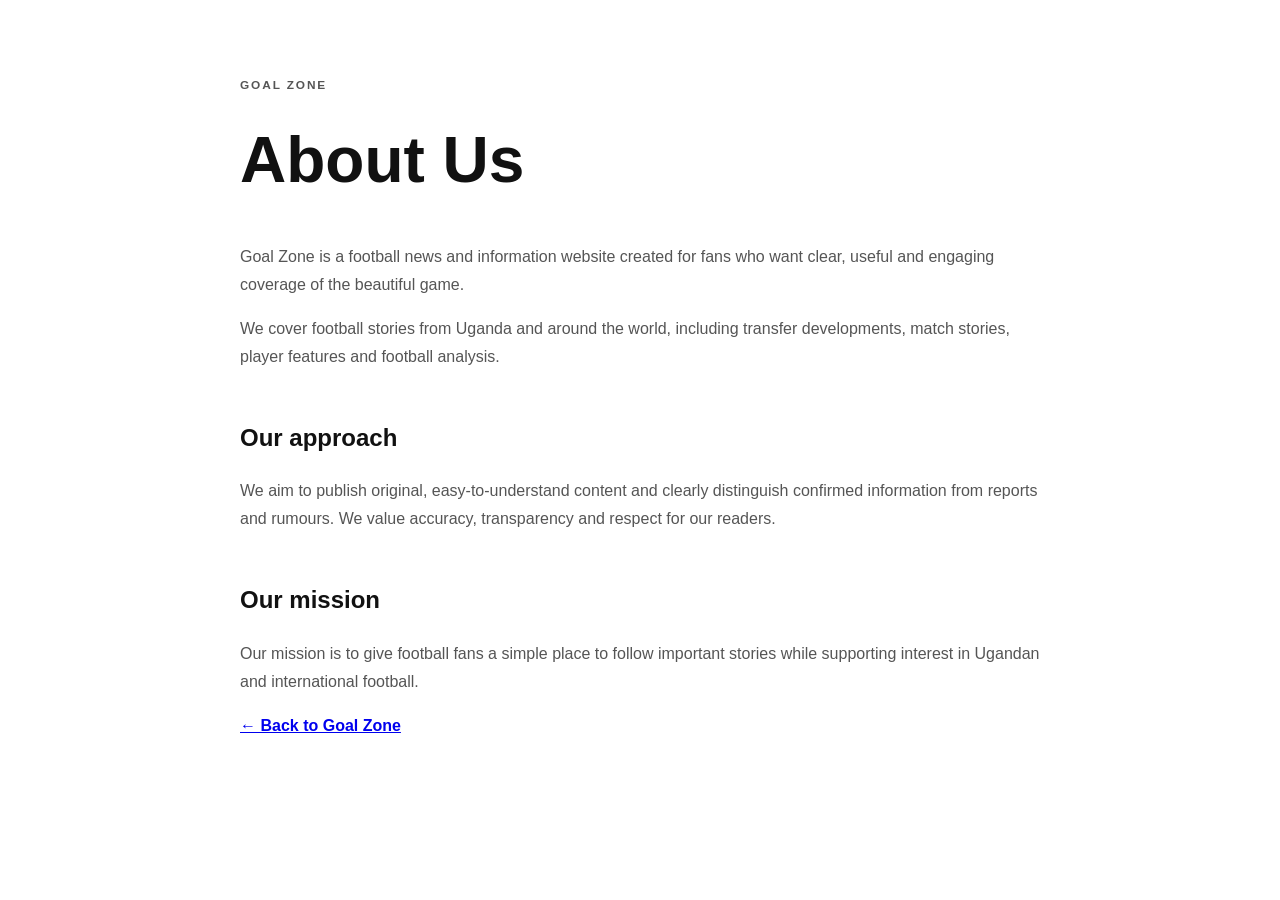
<file: about.html>
<!doctype html><html lang="en"><head><meta charset="utf-8"><meta name="viewport" content="width=device-width,initial-scale=1"><title>About Us | Goal Zone</title><meta name="description" content="Learn about Goal Zone, an independent football news website covering Uganda and international football."><link rel="stylesheet" href="style.css"></head><body><main class="container page-content"><p class="eyebrow">GOAL ZONE</p><h1>About Us</h1><p>Goal Zone is a football news and information website created for fans who want clear, useful and engaging coverage of the beautiful game.</p><p>We cover football stories from Uganda and around the world, including transfer developments, match stories, player features and football analysis.</p><h2>Our approach</h2><p>We aim to publish original, easy-to-understand content and clearly distinguish confirmed information from reports and rumours. We value accuracy, transparency and respect for our readers.</p><h2>Our mission</h2><p>Our mission is to give football fans a simple place to follow important stories while supporting interest in Ugandan and international football.</p><p><a href="index.html">← Back to Goal Zone</a></p></main></body></html>
</file>
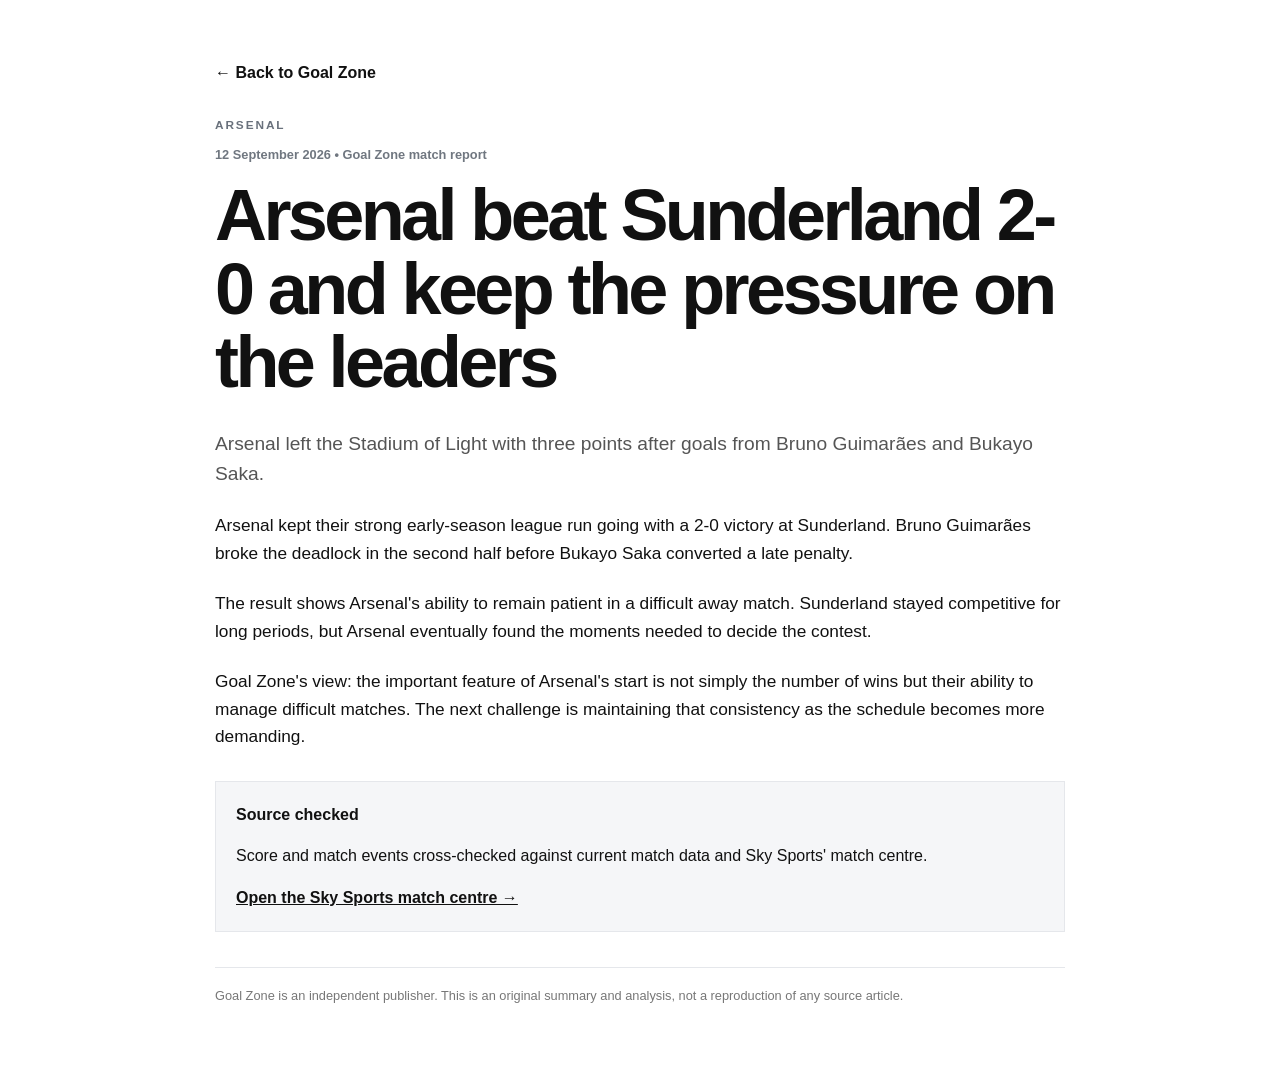
<file: article-arsenal-sunderland.html>
<!doctype html><html lang="en"><head><meta charset="utf-8"><meta name="viewport" content="width=device-width,initial-scale=1"><title>Sunderland 0-2 Arsenal: Gunners keep winning start | Goal Zone</title><meta name="description" content="Goal Zone's original summary of Arsenal's 2-0 Premier League victory over Sunderland on 12 September 2026."><link rel="stylesheet" href="style.css"></head><body><main class="container article-page"><a class="back-link" href="index.html">← Back to Goal Zone</a><p class="eyebrow" style="margin-top:30px">ARSENAL</p><div class="article-meta">12 September 2026 • Goal Zone match report</div><h1>Arsenal beat Sunderland 2-0 and keep the pressure on the leaders</h1><p class="dek">Arsenal left the Stadium of Light with three points after goals from Bruno Guimarães and Bukayo Saka.</p><div class="story-body"><p>Arsenal kept their strong early-season league run going with a 2-0 victory at Sunderland. Bruno Guimarães broke the deadlock in the second half before Bukayo Saka converted a late penalty.</p><p>The result shows Arsenal's ability to remain patient in a difficult away match. Sunderland stayed competitive for long periods, but Arsenal eventually found the moments needed to decide the contest.</p><p>Goal Zone's view: the important feature of Arsenal's start is not simply the number of wins but their ability to manage difficult matches. The next challenge is maintaining that consistency as the schedule becomes more demanding.</p></div><div class="source-box"><strong>Source checked</strong><p>Score and match events cross-checked against current match data and Sky Sports' match centre.</p><a href="https://www.skysports.com/football/sunderland-vs-arsenal/559482" target="_blank" rel="noopener">Open the Sky Sports match centre →</a></div><p class="article-disclaimer">Goal Zone is an independent publisher. This is an original summary and analysis, not a reproduction of any source article.</p></main></body></html>
</file>
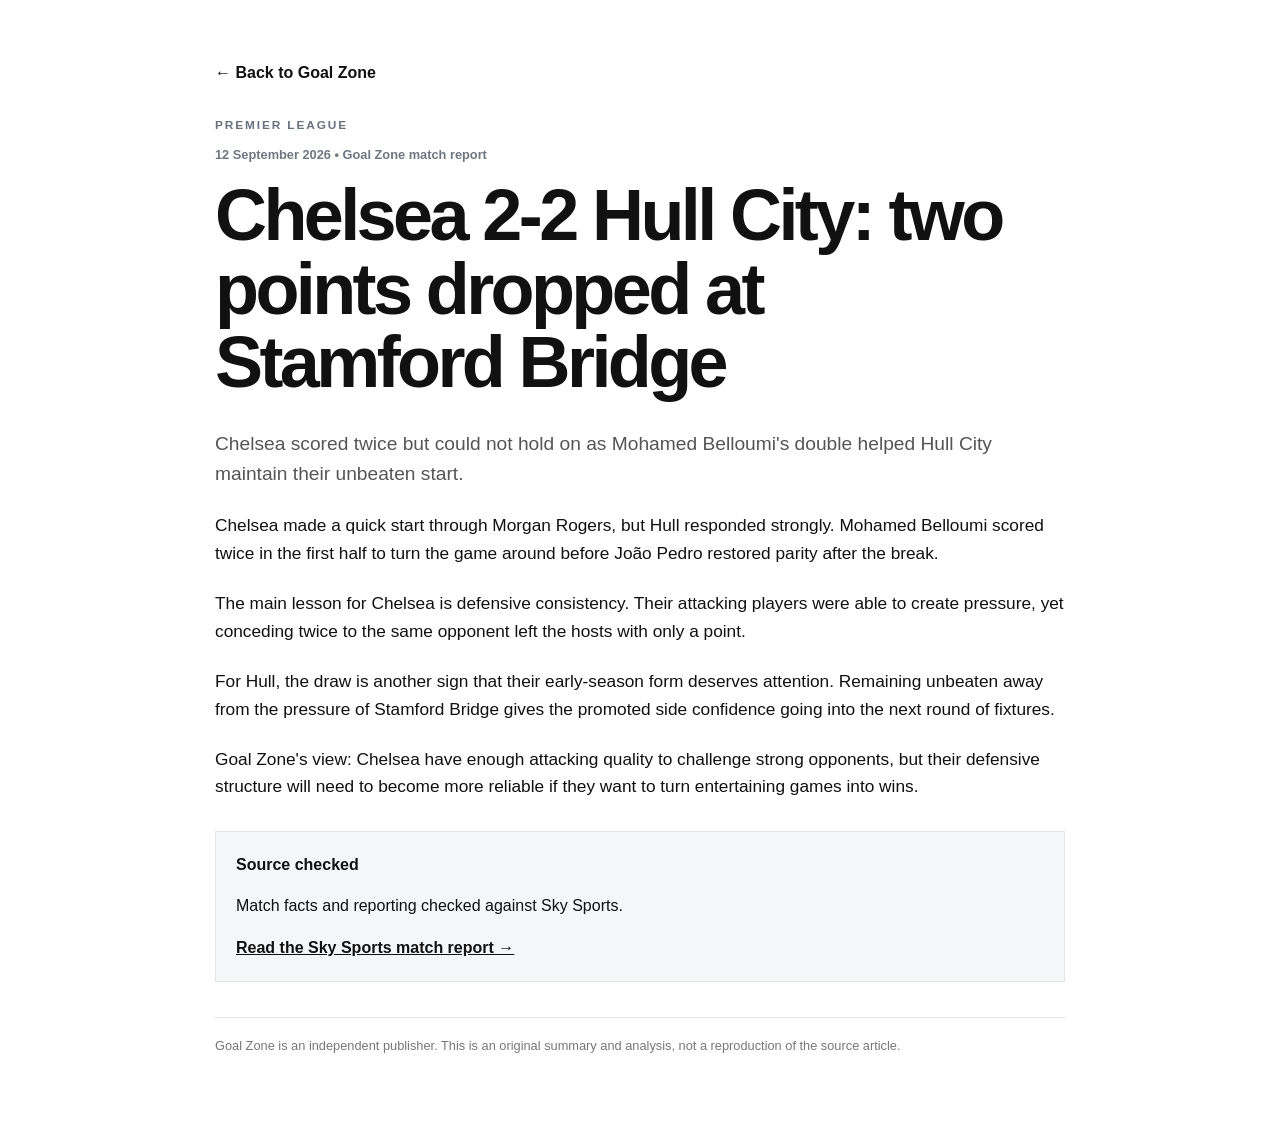
<file: article-chelsea-hull.html>
<!doctype html><html lang="en"><head><meta charset="utf-8"><meta name="viewport" content="width=device-width,initial-scale=1"><title>Chelsea 2-2 Hull City: What the draw means | Goal Zone</title><meta name="description" content="Goal Zone's original summary and analysis of Chelsea's 2-2 Premier League draw with Hull City on 12 September 2026."><link rel="stylesheet" href="style.css"></head><body><main class="container article-page"><a class="back-link" href="index.html">← Back to Goal Zone</a><p class="eyebrow" style="margin-top:30px">PREMIER LEAGUE</p><div class="article-meta">12 September 2026 • Goal Zone match report</div><h1>Chelsea 2-2 Hull City: two points dropped at Stamford Bridge</h1><p class="dek">Chelsea scored twice but could not hold on as Mohamed Belloumi's double helped Hull City maintain their unbeaten start.</p><div class="story-body"><p>Chelsea made a quick start through Morgan Rogers, but Hull responded strongly. Mohamed Belloumi scored twice in the first half to turn the game around before João Pedro restored parity after the break.</p><p>The main lesson for Chelsea is defensive consistency. Their attacking players were able to create pressure, yet conceding twice to the same opponent left the hosts with only a point.</p><p>For Hull, the draw is another sign that their early-season form deserves attention. Remaining unbeaten away from the pressure of Stamford Bridge gives the promoted side confidence going into the next round of fixtures.</p><p>Goal Zone's view: Chelsea have enough attacking quality to challenge strong opponents, but their defensive structure will need to become more reliable if they want to turn entertaining games into wins.</p></div><div class="source-box"><strong>Source checked</strong><p>Match facts and reporting checked against Sky Sports.</p><a href="https://www.skysports.com/football/chelsea-vs-hull-city/report/559476" target="_blank" rel="noopener">Read the Sky Sports match report →</a></div><p class="article-disclaimer">Goal Zone is an independent publisher. This is an original summary and analysis, not a reproduction of the source article.</p></main></body></html>
</file>
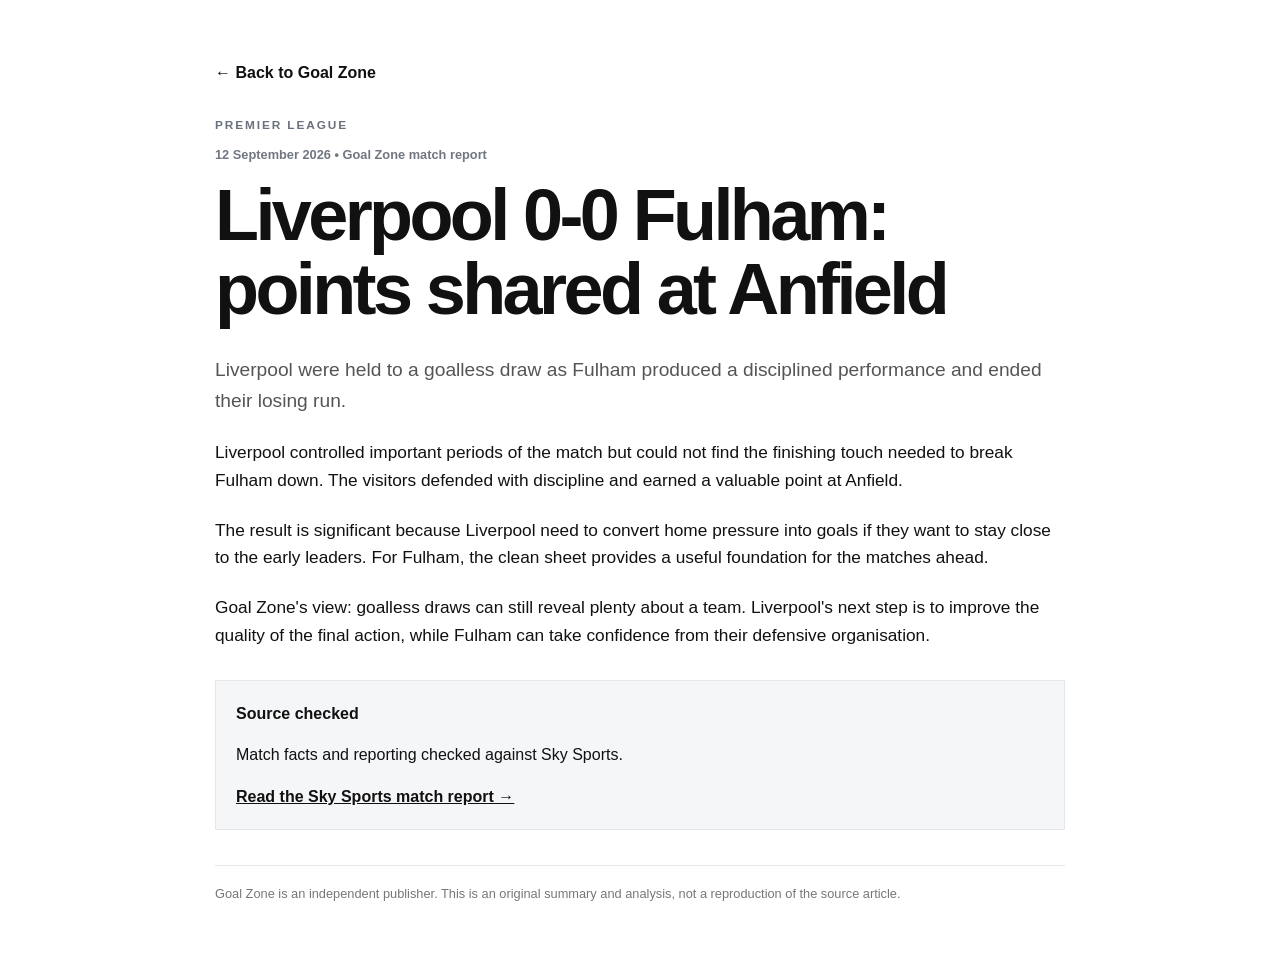
<file: article-liverpool-fulham.html>
<!doctype html><html lang="en"><head><meta charset="utf-8"><meta name="viewport" content="width=device-width,initial-scale=1"><title>Liverpool 0-0 Fulham: Anfield stalemate | Goal Zone</title><meta name="description" content="Goal Zone's original summary and analysis of Liverpool's 0-0 Premier League draw with Fulham on 12 September 2026."><link rel="stylesheet" href="style.css"></head><body><main class="container article-page"><a class="back-link" href="index.html">← Back to Goal Zone</a><p class="eyebrow" style="margin-top:30px">PREMIER LEAGUE</p><div class="article-meta">12 September 2026 • Goal Zone match report</div><h1>Liverpool 0-0 Fulham: points shared at Anfield</h1><p class="dek">Liverpool were held to a goalless draw as Fulham produced a disciplined performance and ended their losing run.</p><div class="story-body"><p>Liverpool controlled important periods of the match but could not find the finishing touch needed to break Fulham down. The visitors defended with discipline and earned a valuable point at Anfield.</p><p>The result is significant because Liverpool need to convert home pressure into goals if they want to stay close to the early leaders. For Fulham, the clean sheet provides a useful foundation for the matches ahead.</p><p>Goal Zone's view: goalless draws can still reveal plenty about a team. Liverpool's next step is to improve the quality of the final action, while Fulham can take confidence from their defensive organisation.</p></div><div class="source-box"><strong>Source checked</strong><p>Match facts and reporting checked against Sky Sports.</p><a href="https://www.skysports.com/football/liverpool-vs-fulham/report/559480" target="_blank" rel="noopener">Read the Sky Sports match report →</a></div><p class="article-disclaimer">Goal Zone is an independent publisher. This is an original summary and analysis, not a reproduction of the source article.</p></main></body></html>
</file>
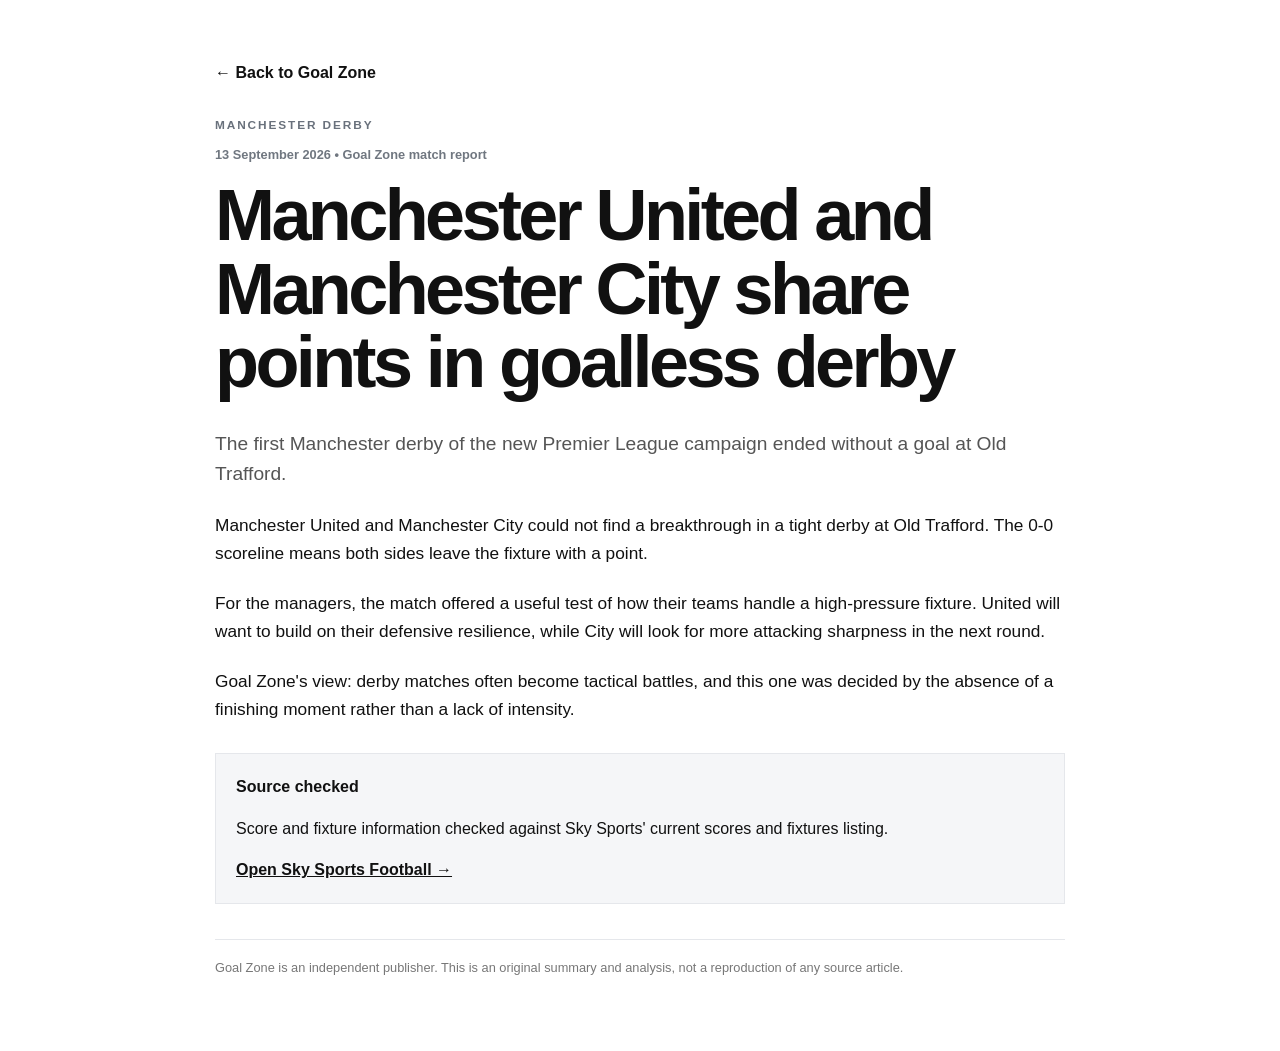
<file: article-manchester-derby.html>
<!doctype html><html lang="en"><head><meta charset="utf-8"><meta name="viewport" content="width=device-width,initial-scale=1"><title>Manchester derby ends 0-0 | Goal Zone</title><meta name="description" content="Goal Zone's original summary of the goalless Manchester derby between Manchester United and Manchester City on 13 September 2026."><link rel="stylesheet" href="style.css"></head><body><main class="container article-page"><a class="back-link" href="index.html">← Back to Goal Zone</a><p class="eyebrow" style="margin-top:30px">MANCHESTER DERBY</p><div class="article-meta">13 September 2026 • Goal Zone match report</div><h1>Manchester United and Manchester City share points in goalless derby</h1><p class="dek">The first Manchester derby of the new Premier League campaign ended without a goal at Old Trafford.</p><div class="story-body"><p>Manchester United and Manchester City could not find a breakthrough in a tight derby at Old Trafford. The 0-0 scoreline means both sides leave the fixture with a point.</p><p>For the managers, the match offered a useful test of how their teams handle a high-pressure fixture. United will want to build on their defensive resilience, while City will look for more attacking sharpness in the next round.</p><p>Goal Zone's view: derby matches often become tactical battles, and this one was decided by the absence of a finishing moment rather than a lack of intensity.</p></div><div class="source-box"><strong>Source checked</strong><p>Score and fixture information checked against Sky Sports' current scores and fixtures listing.</p><a href="https://www.skysports.com/football" target="_blank" rel="noopener">Open Sky Sports Football →</a></div><p class="article-disclaimer">Goal Zone is an independent publisher. This is an original summary and analysis, not a reproduction of any source article.</p></main></body></html>
</file>
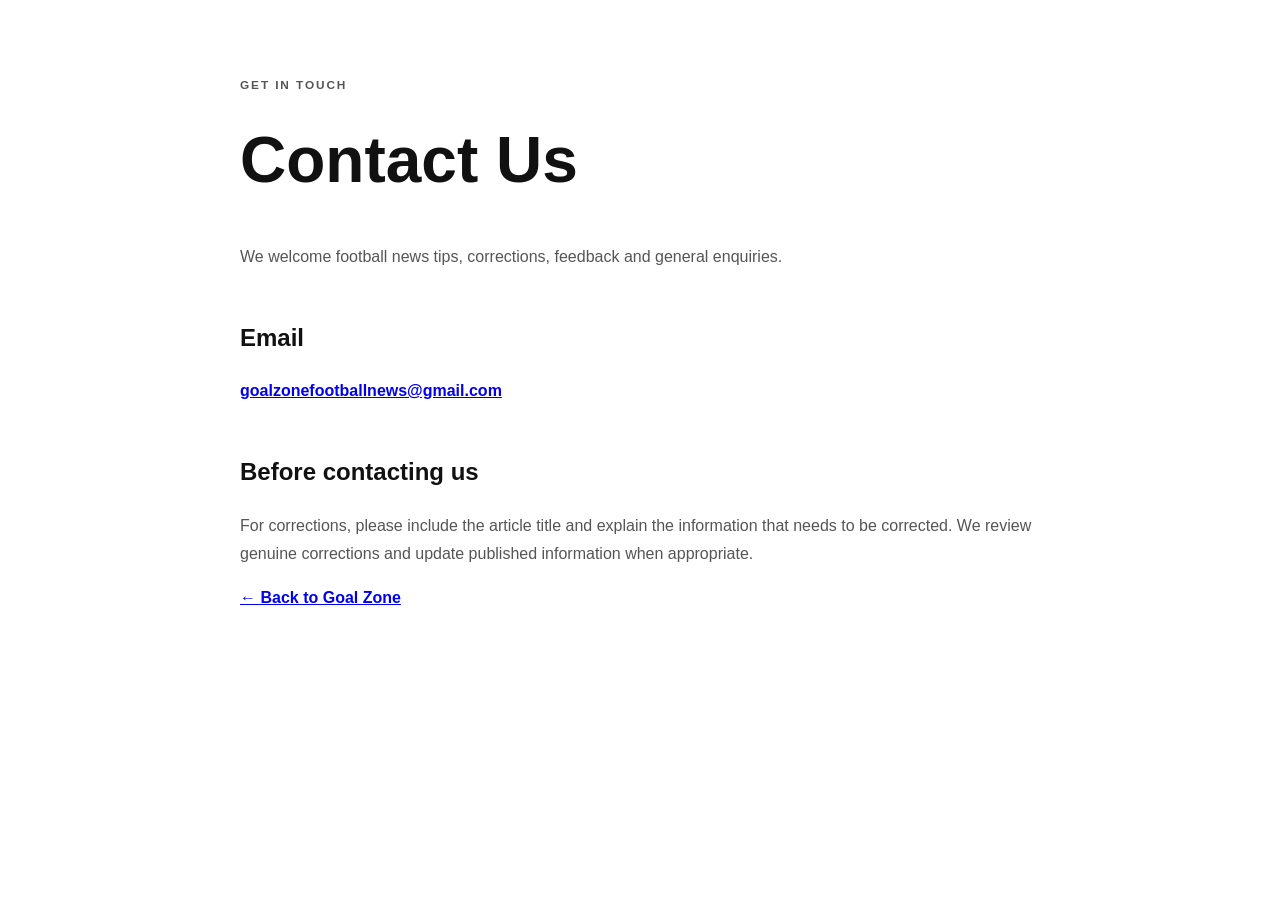
<file: contact.html>
<!doctype html><html lang="en"><head><meta charset="utf-8"><meta name="viewport" content="width=device-width,initial-scale=1"><title>Contact Us | Goal Zone</title><meta name="description" content="Contact Goal Zone about football news, corrections, feedback and general enquiries."><link rel="stylesheet" href="style.css"></head><body><main class="container page-content"><p class="eyebrow">GET IN TOUCH</p><h1>Contact Us</h1><p>We welcome football news tips, corrections, feedback and general enquiries.</p><h2>Email</h2><p><a href="mailto:goalzonefootballnews@gmail.com">goalzonefootballnews@gmail.com</a></p><h2>Before contacting us</h2><p>For corrections, please include the article title and explain the information that needs to be corrected. We review genuine corrections and update published information when appropriate.</p><p><a href="index.html">← Back to Goal Zone</a></p></main></body></html>
</file>
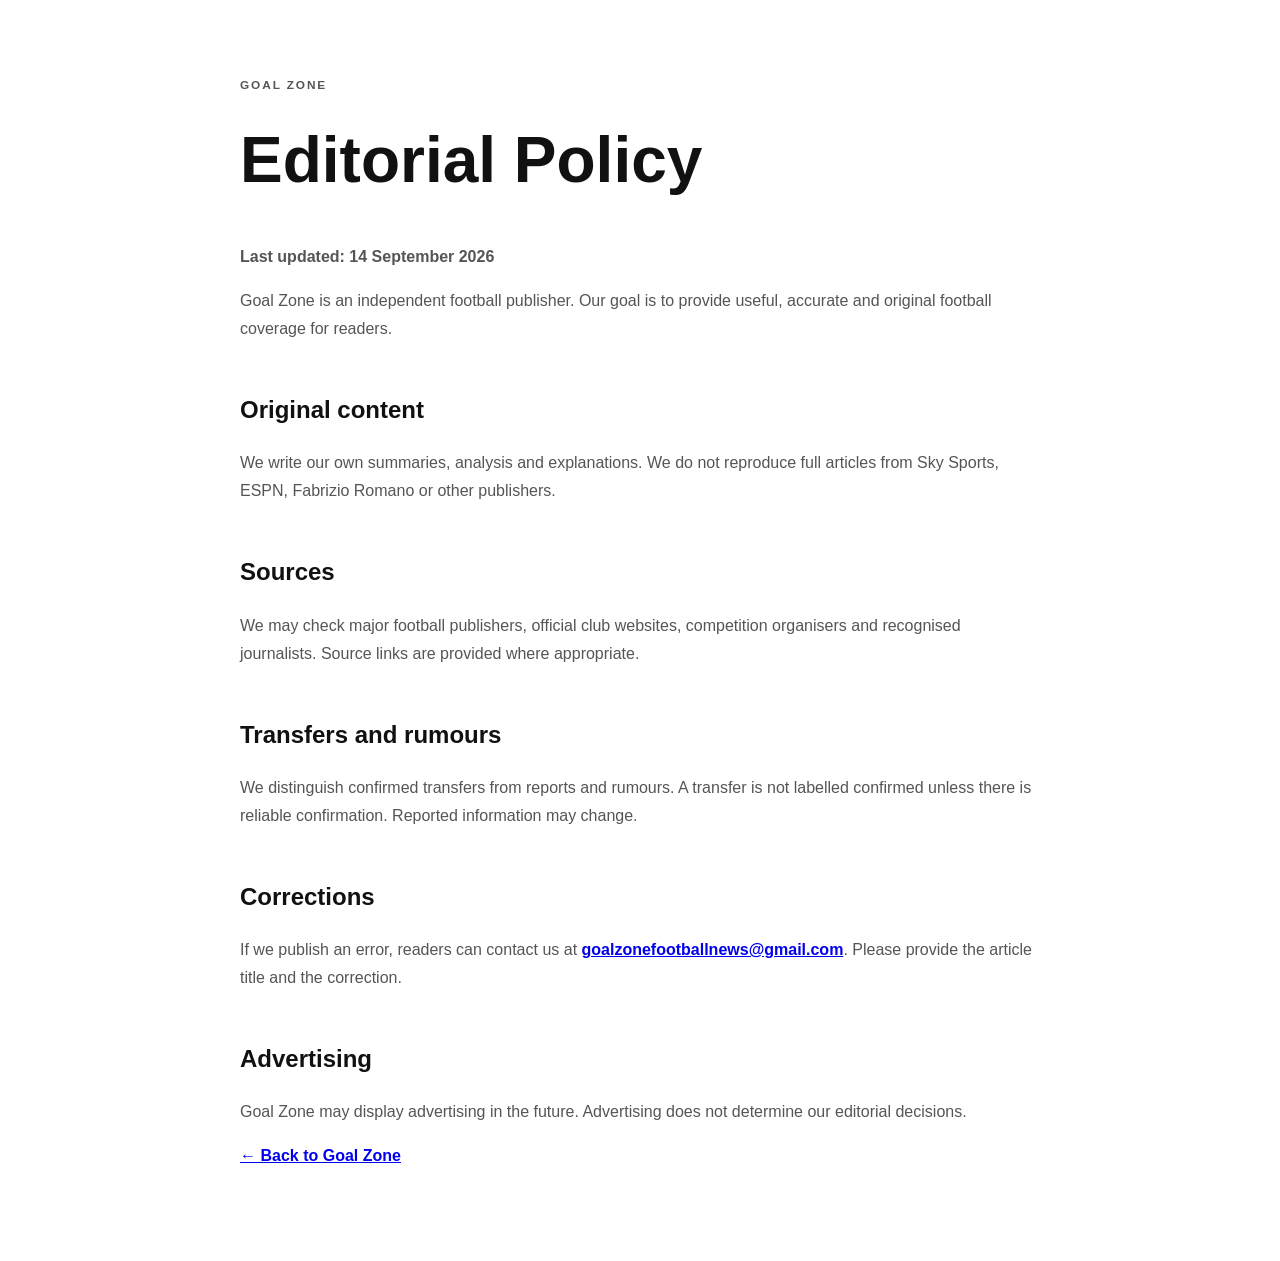
<file: editorial-policy.html>
<!doctype html><html lang="en"><head><meta charset="utf-8"><meta name="viewport" content="width=device-width,initial-scale=1"><title>Editorial Policy | Goal Zone</title><meta name="description" content="Goal Zone editorial policy covering accuracy, sources, corrections, transfers, rumours and original content."><link rel="stylesheet" href="style.css"></head><body><main class="container page-content"><p class="eyebrow">GOAL ZONE</p><h1>Editorial Policy</h1><p><strong>Last updated: 14 September 2026</strong></p><p>Goal Zone is an independent football publisher. Our goal is to provide useful, accurate and original football coverage for readers.</p><h2>Original content</h2><p>We write our own summaries, analysis and explanations. We do not reproduce full articles from Sky Sports, ESPN, Fabrizio Romano or other publishers.</p><h2>Sources</h2><p>We may check major football publishers, official club websites, competition organisers and recognised journalists. Source links are provided where appropriate.</p><h2>Transfers and rumours</h2><p>We distinguish confirmed transfers from reports and rumours. A transfer is not labelled confirmed unless there is reliable confirmation. Reported information may change.</p><h2>Corrections</h2><p>If we publish an error, readers can contact us at <a href="mailto:goalzonefootballnews@gmail.com">goalzonefootballnews@gmail.com</a>. Please provide the article title and the correction.</p><h2>Advertising</h2><p>Goal Zone may display advertising in the future. Advertising does not determine our editorial decisions.</p><p><a href="index.html">← Back to Goal Zone</a></p></main></body></html>
</file>
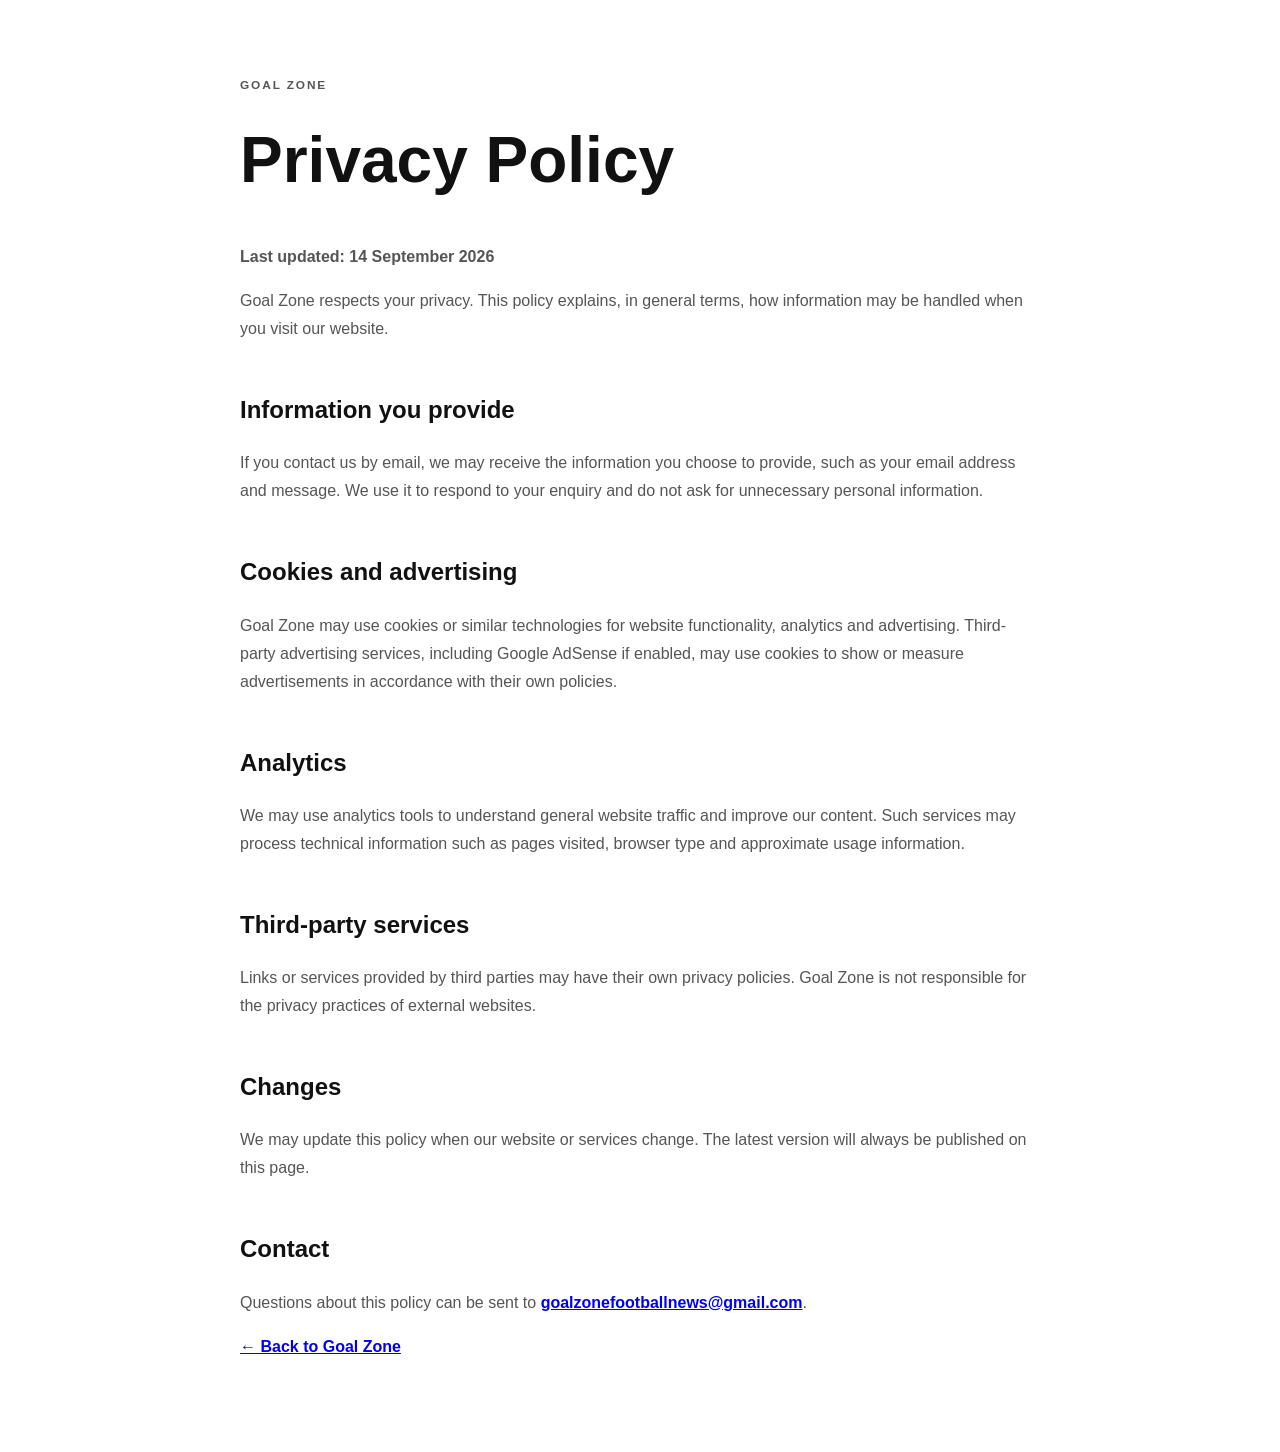
<file: privacy-policy.html>
<!doctype html><html lang="en"><head><meta charset="utf-8"><meta name="viewport" content="width=device-width,initial-scale=1"><title>Privacy Policy | Goal Zone</title><meta name="description" content="Goal Zone privacy policy explaining how website information and visitor data may be handled."><link rel="stylesheet" href="style.css"></head><body><main class="container page-content"><p class="eyebrow">GOAL ZONE</p><h1>Privacy Policy</h1><p><strong>Last updated: 14 September 2026</strong></p><p>Goal Zone respects your privacy. This policy explains, in general terms, how information may be handled when you visit our website.</p><h2>Information you provide</h2><p>If you contact us by email, we may receive the information you choose to provide, such as your email address and message. We use it to respond to your enquiry and do not ask for unnecessary personal information.</p><h2>Cookies and advertising</h2><p>Goal Zone may use cookies or similar technologies for website functionality, analytics and advertising. Third-party advertising services, including Google AdSense if enabled, may use cookies to show or measure advertisements in accordance with their own policies.</p><h2>Analytics</h2><p>We may use analytics tools to understand general website traffic and improve our content. Such services may process technical information such as pages visited, browser type and approximate usage information.</p><h2>Third-party services</h2><p>Links or services provided by third parties may have their own privacy policies. Goal Zone is not responsible for the privacy practices of external websites.</p><h2>Changes</h2><p>We may update this policy when our website or services change. The latest version will always be published on this page.</p><h2>Contact</h2><p>Questions about this policy can be sent to <a href="mailto:goalzonefootballnews@gmail.com">goalzonefootballnews@gmail.com</a>.</p><p><a href="index.html">← Back to Goal Zone</a></p></main></body></html>
</file>
<file: style.css>
:root{--ink:#111;--muted:#68707a;--line:#e5e7eb;--paper:#fff;--soft:#f5f6f8;--accent:#d8ff3e;--dark:#101214}*{box-sizing:border-box}html{scroll-behavior:smooth}body{margin:0;font-family:Arial,Helvetica,sans-serif;color:var(--ink);background:var(--paper);line-height:1.6}.container{width:min(1120px,92%);margin:auto}.top{position:sticky;top:0;z-index:10;background:rgba(255,255,255,.96);border-bottom:1px solid var(--line)}.nav{min-height:72px;display:flex;align-items:center;justify-content:space-between;gap:20px}.logo{font-size:1.25rem;font-weight:900;letter-spacing:-.04em;color:#111;text-decoration:none}.logo span{background:var(--accent);padding:2px 5px;margin-right:3px}.nav nav{display:flex;gap:20px}.nav nav a,footer a{color:#333;text-decoration:none;font-weight:700;font-size:.9rem}.nav nav a:hover,footer a:hover{text-decoration:underline}.menu{display:none;border:0;background:none;font-size:1.6rem}.breaking{background:#111;color:#fff}.breaking-inner{display:flex;gap:18px;align-items:center;padding:10px 0;font-size:.88rem}.breaking strong{background:var(--accent);color:#111;padding:2px 8px}.breaking p{margin:0}.hero{display:grid;grid-template-columns:1.4fr .6fr;gap:50px;padding:78px 0 70px;align-items:center}.eyebrow{font-size:.74rem;letter-spacing:.16em;font-weight:900;color:#69717c;margin:0 0 10px}.hero h1{font-size:clamp(3rem,7vw,6rem);line-height:.92;letter-spacing:-.07em;margin:0 0 25px}.hero h1 span{background:var(--accent);padding:0 8px}.lead{font-size:1.18rem;max-width:650px;color:#4f5660}.hero-buttons{display:flex;gap:12px;flex-wrap:wrap;margin-top:25px}.btn{display:inline-block;padding:12px 18px;border-radius:5px;text-decoration:none;font-weight:800}.primary{background:#111;color:#fff}.secondary{border:1px solid #111;color:#111}.hero-card{background:#eef0f2;min-height:330px;padding:35px;display:flex;flex-direction:column;justify-content:center;align-items:center;text-align:center}.hero-card .ball{font-size:5rem}.hero-card p{font-weight:900;letter-spacing:.14em}.hero-card strong{font-size:1.5rem}.hero-card small{color:var(--muted)}.section{padding:70px 0}.section.alt{background:var(--soft)}.section-head{display:flex;justify-content:space-between;align-items:end;margin-bottom:25px}.section-head h2,.about h2{font-size:clamp(2rem,4vw,3.2rem);letter-spacing:-.05em;margin:0}.news-grid,.three-col{display:grid;grid-template-columns:repeat(3,1fr);gap:20px}.news,.info-card,.content-card,.article-list article{border:1px solid var(--line);background:#fff}.news-body,.info-card,.content-card,.article-list article{padding:22px}.news h3,.info-card h3,.article-list h3{margin:8px 0;font-size:1.3rem;line-height:1.2}.news p,.info-card p,.article-list p,.content-card p{color:#59616c}.news span{font-size:.8rem;color:#777}.tag{position:absolute;margin:12px;background:var(--accent);font-weight:900;font-size:.7rem;padding:3px 7px}.fake-image{height:170px;display:flex;align-items:center;justify-content:center;font-size:4rem;background:#dfe3e7}.transfer{font-size:4rem}.match{font-size:3rem;font-weight:900}.dark-section{background:var(--dark);color:#fff;padding:70px 0}.light .eyebrow{color:#c2c7cc}.light h2{color:#fff}.transfer-list{border-top:1px solid #3b3e42}.transfer-list div{display:grid;grid-template-columns:70px 1fr 1.5fr;gap:20px;padding:20px 0;border-bottom:1px solid #3b3e42;align-items:center}.transfer-list b{font-size:1.2rem;color:var(--accent)}.transfer-list span{font-size:1.1rem;font-weight:800}.transfer-list small{color:#b9bec5}.article-list{display:grid;grid-template-columns:repeat(3,1fr);gap:20px}.about{background:#111;color:#fff;padding:70px 0}.about-inner{display:grid;grid-template-columns:1fr 1fr;gap:60px;align-items:center}.about h2{color:#fff}.about p{color:#d3d6da;font-size:1.05rem}.footer-inner{min-height:100px;display:flex;align-items:center;justify-content:space-between;gap:20px}.footer-inner p{color:#777;font-size:.85rem}.footer-inner div{display:flex;gap:14px}.content-card{max-width:900px}.news.featured{box-shadow:0 10px 30px rgba(0,0,0,.06)}@media(max-width:800px){.nav nav{display:none;position:absolute;top:72px;left:0;right:0;background:#fff;border-bottom:1px solid var(--line);padding:15px 4%;flex-direction:column}.nav nav.open{display:flex}.menu{display:block}.hero{grid-template-columns:1fr;padding-top:55px}.news-grid,.three-col,.article-list,.about-inner{grid-template-columns:1fr}.transfer-list div{grid-template-columns:45px 1fr}.transfer-list small{grid-column:2}.footer-inner{flex-direction:column;justify-content:center;padding:25px 0;text-align:center}.breaking-inner{align-items:flex-start;flex-direction:column;gap:5px}}

/* Transfer Centre */
.deadline{font-size:.72rem;font-weight:900;letter-spacing:.08em;border:1px solid #3b3e42;padding:7px 10px;color:#d8ff3e}
.transfer-tabs{display:flex;gap:8px;flex-wrap:wrap;margin:0 0 25px}
.transfer-tabs span{border:1px solid #3b3e42;padding:7px 12px;font-size:.78rem;font-weight:800;color:#b9bec5}
.transfer-tabs .active{background:var(--accent);border-color:var(--accent);color:#111}
.transfer-grid{display:grid;grid-template-columns:repeat(3,1fr);gap:18px}
.transfer-card{background:#fff;color:#111;padding:22px;border:1px solid #dfe2e5;display:flex;flex-direction:column}
.transfer-card.hot{box-shadow:0 12px 30px rgba(0,0,0,.18)}
.transfer-top{display:flex;justify-content:space-between;align-items:center;gap:10px;font-size:.68rem;color:#737a83;font-weight:800}
.status{display:inline-block;padding:4px 8px;font-size:.65rem;font-weight:900;letter-spacing:.06em}
.status.report{background:#ffe08a;color:#111}
.status.confirmed{background:#b9f5b9;color:#103b16}
.status.rumour{background:#ffd0d0;color:#5a1111}
.transfer-card h3{font-size:1.35rem;line-height:1.18;margin:18px 0 10px;letter-spacing:-.025em}
.transfer-card p{color:#59616c}
.transfer-card .route{color:#111;font-size:.95rem;margin:0 0 8px}
.transfer-meta{display:flex;gap:8px;flex-wrap:wrap;margin-top:auto;padding-top:15px}
.transfer-meta span{font-size:.7rem;border:1px solid #e1e4e7;padding:4px 7px;color:#656d76}
.read-transfer{margin-top:18px;color:#111;font-weight:900;text-decoration:none}
.read-transfer:hover{text-decoration:underline}
.transfer-story{margin-top:22px;background:#171a1d;border:1px solid #34383d;padding:28px;display:grid;grid-template-columns:1fr 230px;gap:30px;align-items:center}
.transfer-story h3{font-size:1.8rem;margin:0 0 10px;color:#fff}
.transfer-story p{color:#c9cdd2}
.source-note{font-size:.78rem!important}
.source-note a{color:var(--accent)}
.status-box{border:1px solid #3b3e42;padding:22px;display:flex;flex-direction:column;gap:8px}
.status-box strong{color:#fff;font-size:1.25rem}
.status-box small{color:#aeb4bb}
.transfer-guide{display:grid;grid-template-columns:repeat(3,1fr);gap:1px;background:#3b3e42;margin-top:22px}
.transfer-guide div{background:#101214;padding:18px}
.transfer-guide b{display:block;color:var(--accent);font-size:.8rem;margin-bottom:5px}
.transfer-guide span{color:#b9bec5;font-size:.85rem}
@media(max-width:800px){
  .deadline{margin-top:10px}
  .transfer-grid,.transfer-guide{grid-template-columns:1fr}
  .transfer-story{grid-template-columns:1fr}
}

.page-content{max-width:850px;margin:50px auto;padding:25px}.page-content h1{font-size:clamp(2.2rem,6vw,4rem);margin:.2em 0 .5em}.page-content h2{margin-top:2em}.page-content p{line-height:1.75;color:#555}.page-content a{font-weight:800}

.site-footer{margin-top:50px;padding:30px 0;border-top:1px solid #ddd;background:#f7f7f7}.site-footer p{margin:0 0 10px}.site-footer a{margin-right:8px}
.updated{font-size:.75rem;font-weight:800;color:#6d737c}.card-link{display:inline-block;margin-top:14px;font-weight:900;color:#111;text-decoration:none}.card-link:hover{text-decoration:underline}.fixture-grid{display:grid;grid-template-columns:repeat(5,1fr);gap:12px}.fixture{background:#fff;border:1px solid var(--line);padding:18px;display:flex;flex-direction:column;gap:5px}.fixture b{font-size:.72rem;text-transform:uppercase;letter-spacing:.08em;color:#6d737c}.fixture strong{line-height:1.2}.fixture span{font-size:.78rem;color:#777}.dark-text{color:#555!important;margin-top:18px}.dark-text a{color:#111;font-weight:800}.source-grid a{font-weight:900;color:#111}.editor-note{margin-top:22px;border-left:4px solid var(--accent);background:#f5f6f8;padding:18px 20px}.article-page{max-width:850px;padding:60px 0}.article-page .article-meta{font-size:.8rem;color:#707780;font-weight:800;margin-bottom:12px}.article-page h1{font-size:clamp(2.4rem,6vw,4.5rem);line-height:1.02;letter-spacing:-.05em;margin:.2em 0 .4em}.article-page .dek{font-size:1.2rem;color:#555}.article-page .story-body{font-size:1.08rem}.article-page .story-body p{margin:1.3em 0}.article-page .source-box{margin-top:30px;background:#f5f6f8;border:1px solid var(--line);padding:20px}.article-page .source-box a{font-weight:900;color:#111}.back-link{font-weight:900;color:#111;text-decoration:none}.back-link:hover{text-decoration:underline}.article-disclaimer{font-size:.8rem;color:#777;border-top:1px solid var(--line);margin-top:35px;padding-top:18px}
@media(max-width:800px){.fixture-grid{grid-template-columns:1fr 1fr}.updated{display:none}.article-page{padding:40px 0}}
@media(max-width:500px){.fixture-grid{grid-template-columns:1fr}}
</file>
